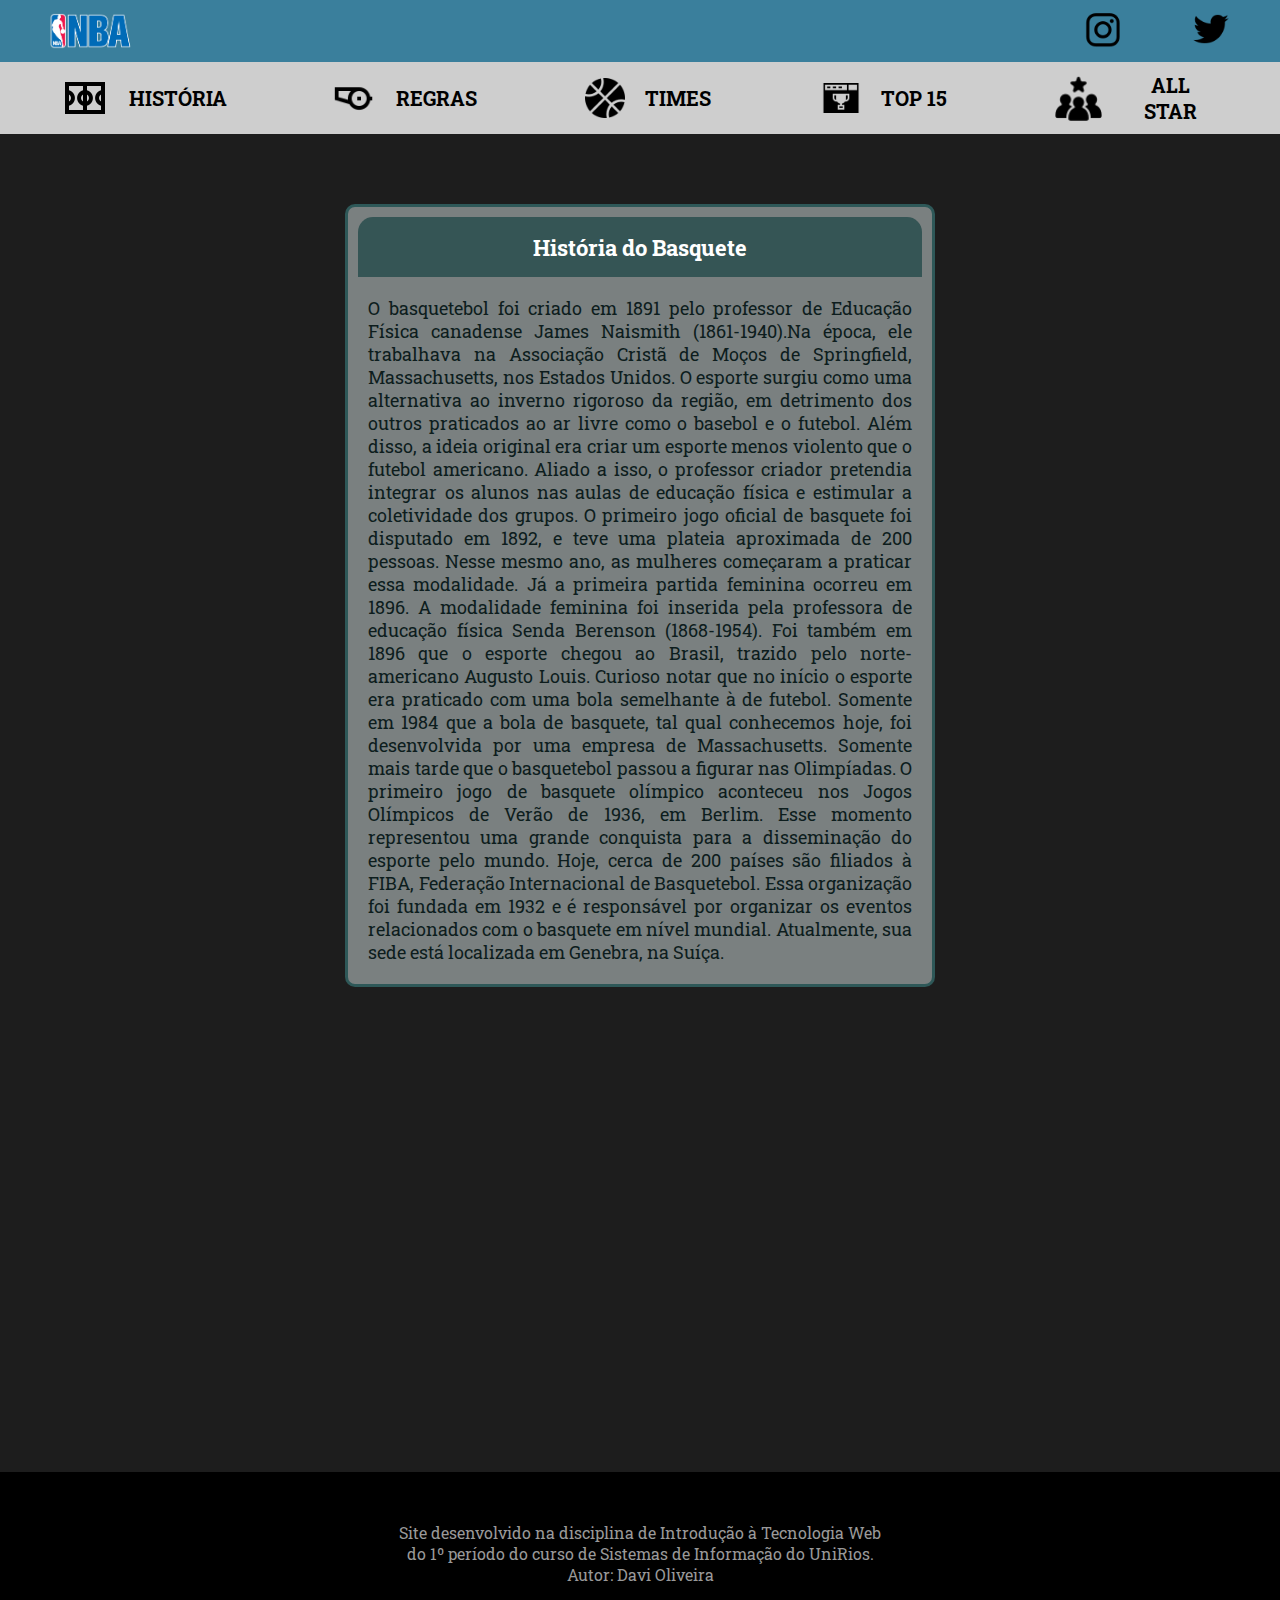
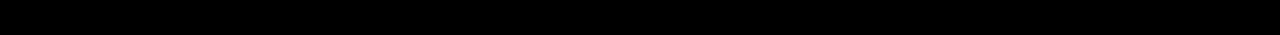
<file: index.html>
<!DOCTYPE html>
<html lang="en">

<head>
    <meta charset="UTF-8">
    <meta http-equiv="X-UA-Compatible" content="IE=edge">
    <meta name="viewport" content="width=device-width, initial-scale=1.0">
    <title>Top 15</title>
    <link rel="stylesheet" href="style.css">
</head>

<body>
    <main>
        <header class="nba-header">
            <div class="icon">
                <img src="./imagens/logo-nba.png" alt="icon-nba">
            </div>
            <div class="social-networks">
                <div class="icons">
                    <a href="https://www.instagram.com/nba/">
                        <img src="./icons/instagram-icon.png" alt="instagram-icon">
                    </a>
                </div>
                <div class="icons">
                    <a href="https://twitter.com/nba">
                        <img src="./icons/twitter-icon.png" alt="twitter-icon">
                    </a>
                </div>
            </div>
        </header>

        <header class="navbar">
            <div class="navbar-item">
                <a href="index.html">
                    <img src="./icons/court-icon.png" alt="court-icon">
                    <h2>história</h2>
                </a>
            </div>
            <div class="navbar-item">
                <a href="./paginas-internas/regras.html">
                    <img src="./icons/rules-icon.png" alt="whistle-icon">
                    <h2>regras</h2>
                </a>
            </div>
            <div class="navbar-item">
                <a href="./paginas-internas/times.html">
                    <img src="./icons/basketball-icon.png" alt="basketball-icon">
                    <h2>times</h2>
                </a>
            </div>
            <div class="navbar-item">
                <a href="./paginas-internas/top15.html">
                    <img src="./icons/players-icon.png" alt="ranking-icon">
                    <h2>top 15</h2>
                </a>
            </div>
            <div class="navbar-item">
                <a href="./paginas-internas/all-stars.html">
                    <img src="./icons/stars-icon.png" alt="star-players-icon">
                    <h2>all star</h2>
                </a>
            </div>
        </header>

        <section class="content">

            <div class="content-regras">
                <div class="box-par historia">
                    <div class="title-par title-historia">
                        <h3>História do Basquete</h3>
                    </div>
                    <p>O basquetebol foi criado em 1891 pelo professor de Educação Física canadense James Naismith
                        (1861-1940).Na época, ele trabalhava na Associação Cristã de Moços de Springfield,
                        Massachusetts, nos Estados Unidos. O esporte surgiu como uma alternativa ao inverno rigoroso da
                        região, em detrimento dos outros praticados ao ar livre como o basebol e o futebol.

                        Além disso, a ideia original era criar um esporte menos violento que o futebol americano. Aliado
                        a isso, o professor criador pretendia integrar os alunos nas aulas de educação física e
                        estimular a coletividade dos grupos.

                        O primeiro jogo oficial de basquete foi disputado em 1892, e teve uma plateia aproximada de 200
                        pessoas. Nesse mesmo ano, as mulheres começaram a praticar essa modalidade. Já a primeira
                        partida feminina ocorreu em 1896.

                        A modalidade feminina foi inserida pela professora de educação física Senda Berenson
                        (1868-1954). Foi também em 1896 que o esporte chegou ao Brasil, trazido pelo norte-americano
                        Augusto Louis.

                        Curioso notar que no início o esporte era praticado com uma bola semelhante à de futebol.
                        Somente em 1984 que a bola de basquete, tal qual conhecemos hoje, foi desenvolvida por uma
                        empresa de Massachusetts. Somente mais tarde que o basquetebol passou a figurar nas Olimpíadas.
                        O primeiro jogo de basquete olímpico aconteceu nos Jogos Olímpicos de Verão de 1936, em Berlim.

                        Esse momento representou uma grande conquista para a disseminação do esporte pelo mundo. Hoje,
                        cerca de 200 países são filiados à FIBA, Federação Internacional de Basquetebol.

                        Essa organização foi fundada em 1932 e é responsável por organizar os eventos relacionados com o
                        basquete em nível mundial. Atualmente, sua sede está localizada em Genebra, na Suíça.</p>
                </div>
            </div>

            <section id="videos">
                <div class="cont-video">
                    <iframe width="560" height="315" src="https://www.youtube.com/embed/T7_q5bwtLuU"
                        title="YouTube video player" frameborder="0"
                        allow="accelerometer; autoplay; clipboard-write; encrypted-media; gyroscope; picture-in-picture"
                        allowfullscreen></iframe>

                    <iframe width="560" height="315" src="https://www.youtube.com/embed/TrqpKTU8T8o"
                        title="YouTube video player" frameborder="0"
                        allow="accelerometer; autoplay; clipboard-write; encrypted-media; gyroscope; picture-in-picture"
                        allowfullscreen></iframe>

                </div>
            </section>
        </section>
    </main>

    <footer id="rodape">
        <div class="container-rodape">
            <span>Site desenvolvido na disciplina de Introdução à Tecnologia Web <br>
                do 1º período do curso de Sistemas de Informação do UniRios.
                <br> Autor: Davi Oliveira</span>
        </div>
    </footer>
</body>

</html>
</file>
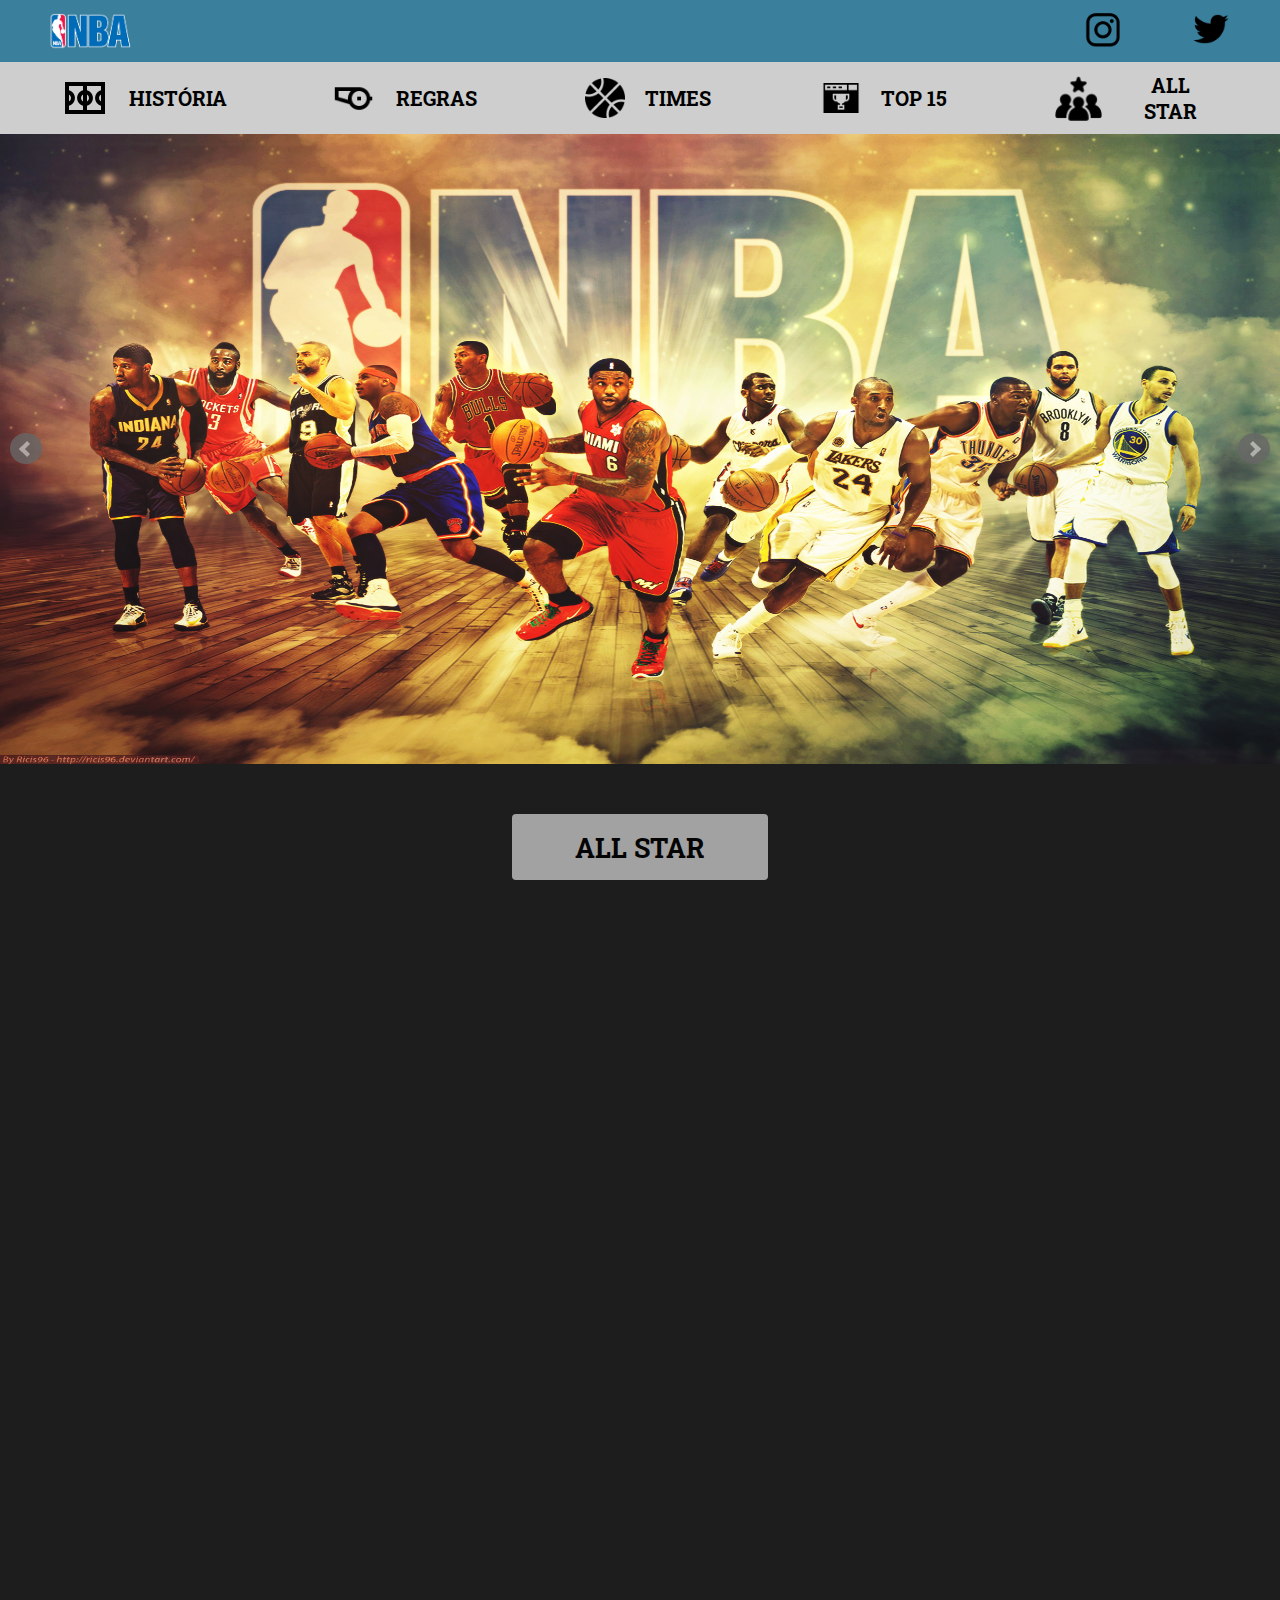
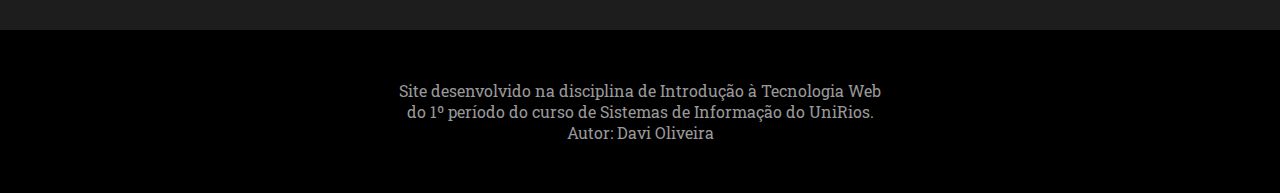
<file: paginas-internas/all-stars.html>
<!DOCTYPE html>
<html lang="en">

<head>
    <meta charset="UTF-8">
    <meta http-equiv="X-UA-Compatible" content="IE=edge">
    <meta name="viewport" content="width=device-width, initial-scale=1.0">
    <title>All Star</title>
    <link rel="stylesheet" href="../style.css">
    <link rel="stylesheet" href="../bxslider/jquery.bxslider.css">
    <script src="https://ajax.googleapis.com/ajax/libs/jquery/3.1.1/jquery.min.js"></script>
    <script src="../bxslider/jquery.bxslider.js"></script>
    <script>
        $(document).ready(function () {
            $('.slider').bxSlider({
                auto: true,
                controls: true,
                mode: "horizontal",
                pager: false,
            });
        });
    </script>
</head>

<body>
    <main>
        <header class="nba-header">
            <div class="icon">
                <img src="../imagens/logo-nba.png" alt="icon-nba">
            </div>
            <div class="social-networks">
                <div class="icons">
                    <a href="https://www.instagram.com/nba/">
                        <img src="../icons/instagram-icon.png" alt="instagram-icon">
                    </a>
                </div>
                <div class="icons">
                    <a href="https://twitter.com/nba">
                        <img src="../icons/twitter-icon.png" alt="twitter-icon">
                    </a>
                </div>
            </div>
        </header>

        <header class="navbar">
            <div class="navbar-item">
                <a href="../index.html">
                    <img src="../icons/court-icon.png" alt="court-icon">
                    <h2>história</h2>
                </a>
            </div>
            <div class="navbar-item">
                <a href="regras.html">
                    <img src="../icons/rules-icon.png" alt="whistle-icon">
                    <h2>regras</h2>
                </a>
            </div>
            <div class="navbar-item">
                <a href="times.html">
                    <img src="../icons/basketball-icon.png" alt="basketball-icon">
                    <h2>times</h2>
                </a>
            </div>
            <div class="navbar-item">
                <a href="top15.html">
                    <img src="../icons/players-icon.png" alt="ranking-icon">
                    <h2>top 15</h2>
                </a>
            </div>
            <div class="navbar-item">
                <a href="all-stars.html">
                    <img src="../icons/stars-icon.png" alt="star-players-icon">
                    <h2>all star</h2>
                </a>
            </div>
        </header>

        <div class="slider">
            <div><img src="../banner/banner1.jpg" alt="banner1"></div>
            <div><img src="../banner/banner2.jpg" alt="banner2"></div>
            <div><img src="../banner/banner3.jpg" alt="banner3"></div>
            <div><img src="../banner/banner4.jpg" alt="banner4"></div>
        </div>

        <section class="content">

            <div class="container-sub-title">
                <div class="sub-title">
                    <h2>All Star</h2>
                </div>
            </div>

            <section id="videos">
                <div class="container-videos">
                    <iframe width="560" height="315" src="https://www.youtube.com/embed/FrJerCarK94"
                        title="YouTube video player" frameborder="0"
                        allow="accelerometer; autoplay; clipboard-write; encrypted-media; gyroscope; picture-in-picture"
                        allowfullscreen></iframe>

                    <iframe width="560" height="315" src="https://www.youtube.com/embed/elBpGZMBUfw"
                        title="YouTube video player" frameborder="0"
                        allow="accelerometer; autoplay; clipboard-write; encrypted-media; gyroscope; picture-in-picture"
                        allowfullscreen></iframe>

                    <iframe width="560" height="315" src="https://www.youtube.com/embed/8835heTiSAk"
                        title="YouTube video player" frameborder="0"
                        allow="accelerometer; autoplay; clipboard-write; encrypted-media; gyroscope; picture-in-picture"
                        allowfullscreen></iframe>

                    <iframe width="560" height="315" src="https://www.youtube.com/embed/60_gAP3bX0c"
                        title="YouTube video player" frameborder="0"
                        allow="accelerometer; autoplay; clipboard-write; encrypted-media; gyroscope; picture-in-picture"
                        allowfullscreen></iframe>

                    <iframe width="560" height="315" src="https://www.youtube.com/embed/VY91zRGzdv8"
                        title="YouTube video player" frameborder="0"
                        allow="accelerometer; autoplay; clipboard-write; encrypted-media; gyroscope; picture-in-picture"
                        allowfullscreen></iframe>

                    <iframe width="560" height="315" src="https://www.youtube.com/embed/H1JcEsFU07s"
                        title="YouTube video player" frameborder="0"
                        allow="accelerometer; autoplay; clipboard-write; encrypted-media; gyroscope; picture-in-picture"
                        allowfullscreen></iframe>
                </div>
            </section>
        </section>
    </main>
    <footer id="rodape">
        <div class="container-rodape">
            <span>Site desenvolvido na disciplina de Introdução à Tecnologia Web <br>
                do 1º período do curso de Sistemas de Informação do UniRios.
                <br> Autor: Davi Oliveira</span>
        </div>
    </footer>
</body>

</html>
</file>
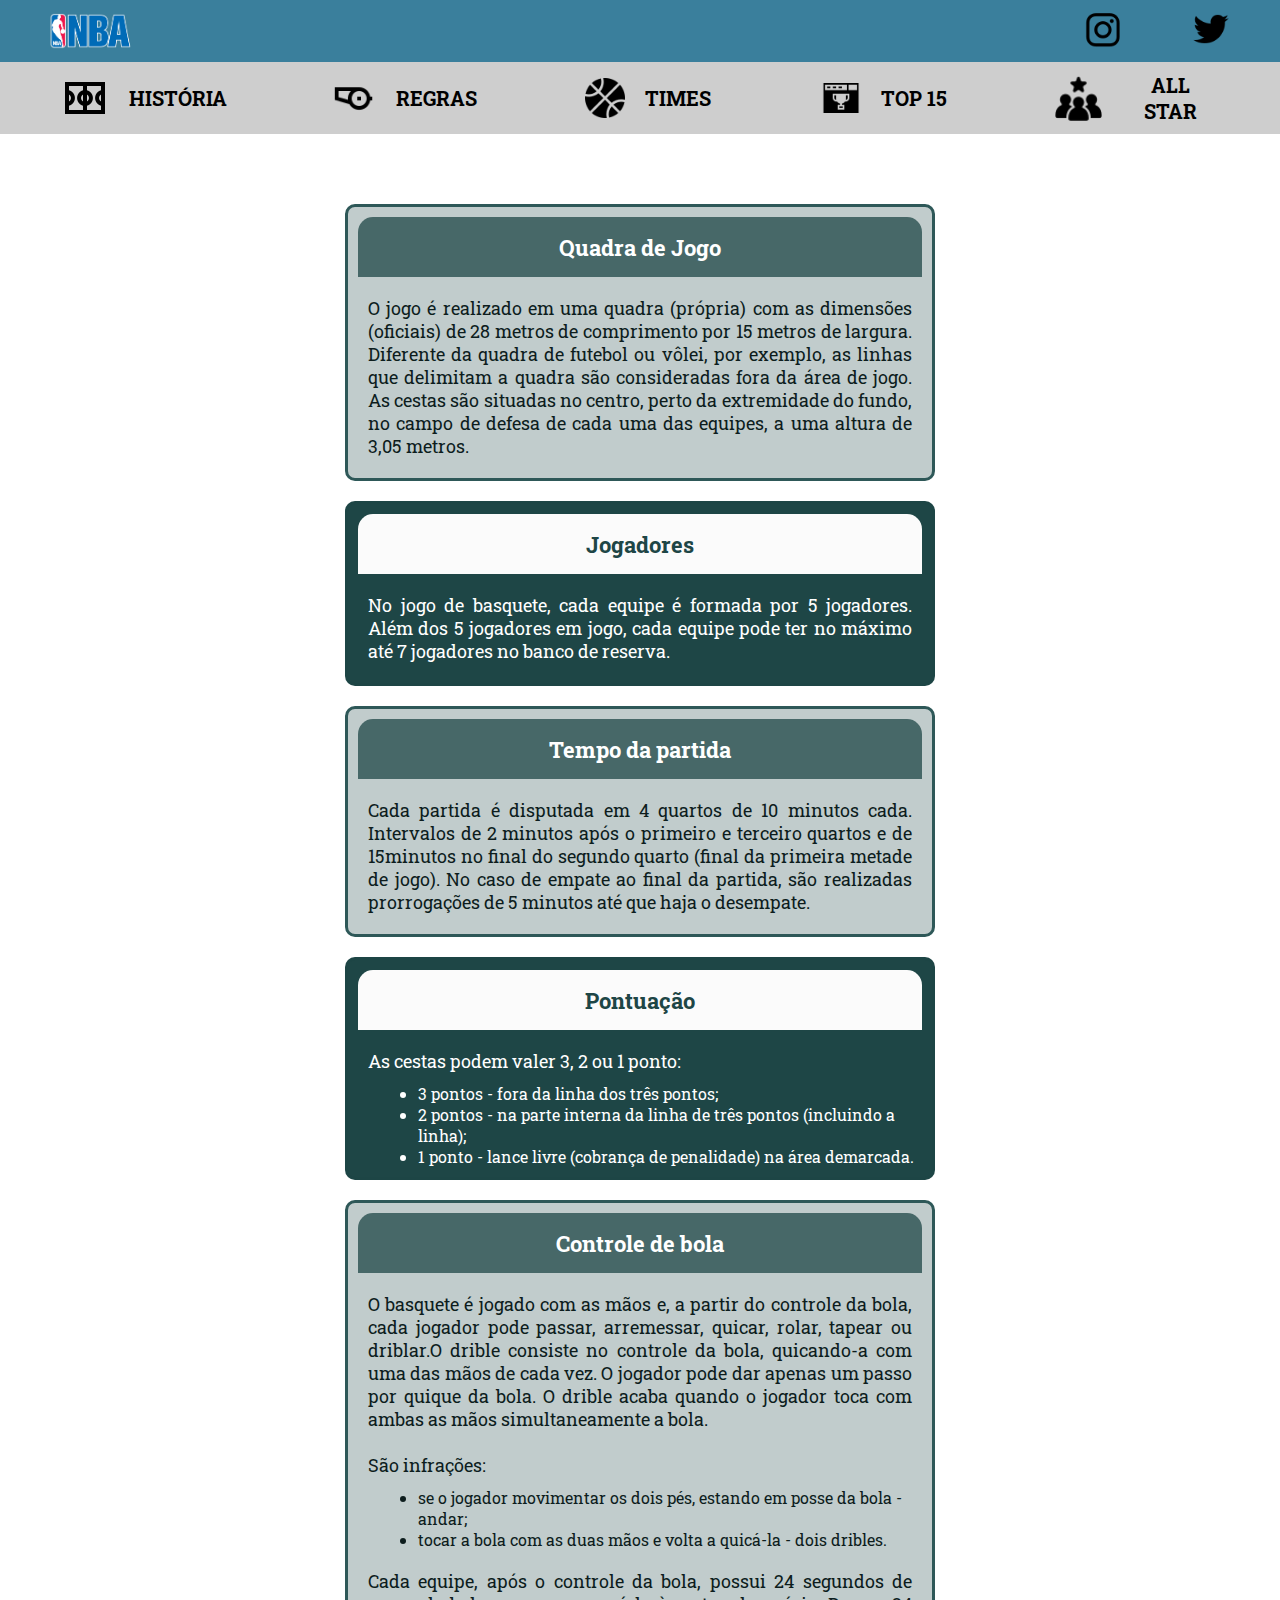
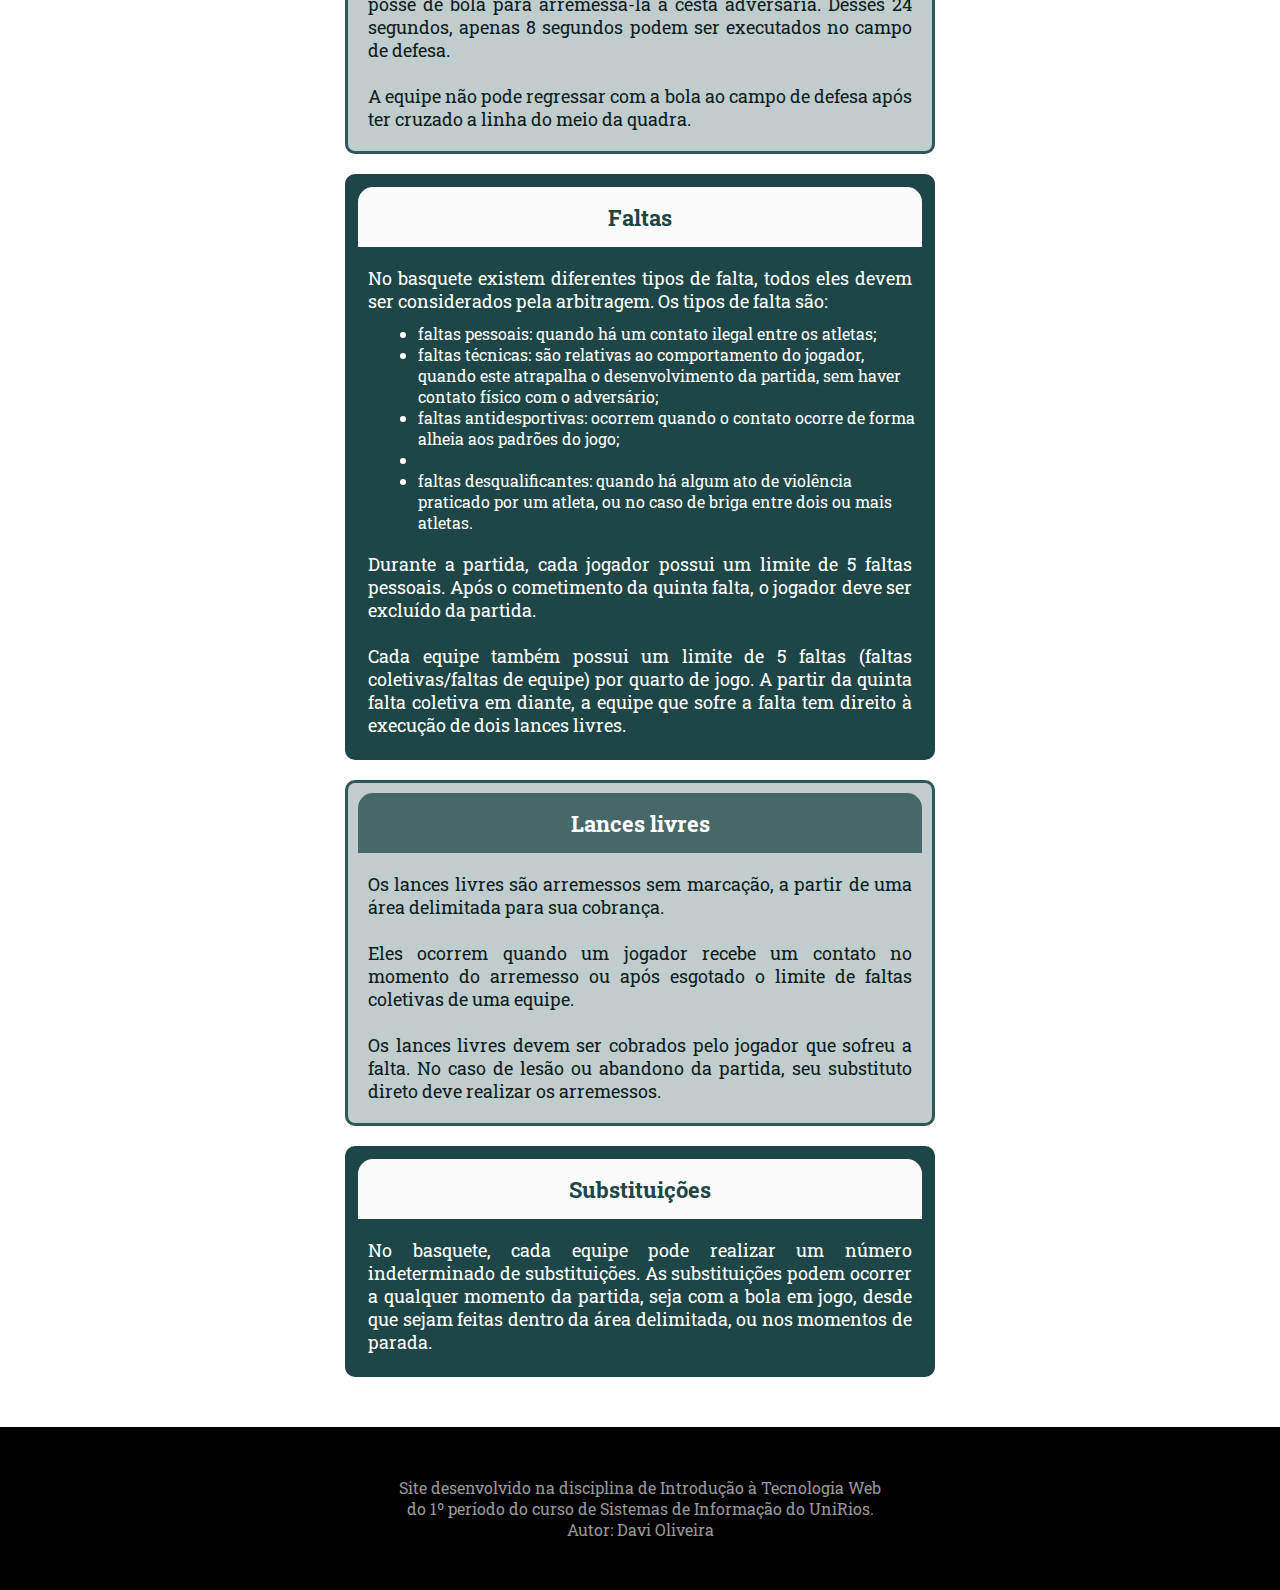
<file: paginas-internas/regras.html>
<!DOCTYPE html>
<html lang="en">

<head>
    <meta charset="UTF-8">
    <meta http-equiv="X-UA-Compatible" content="IE=edge">
    <meta name="viewport" content="width=device-width, initial-scale=1.0">
    <title>Regras</title>
    <link rel="stylesheet" href="../style.css">
</head>

<body>
    <main>
        <header class="nba-header">
            <div class="icon">
                <img src="../imagens/logo-nba.png" alt="icon-nba">
            </div>
            <div class="social-networks">
                <div class="icons">
                    <a href="https://www.instagram.com/nba/">
                        <img src="../icons/instagram-icon.png" alt="instagram-icon">
                    </a>
                </div>
                <div class="icons">
                    <a href="https://twitter.com/nba">
                        <img src="../icons/twitter-icon.png" alt="twitter-icon">
                    </a>
                </div>
            </div>
        </header>

        <header class="navbar">
            <div class="navbar-item">
                <a href="../index.html">
                    <img src="../icons/court-icon.png" alt="court-icon">
                    <h2>história</h2>
                </a>
            </div>
            <div class="navbar-item">
                <a href="regras.html">
                    <img src="../icons/rules-icon.png" alt="whistle-icon">
                    <h2>regras</h2>
                </a>
            </div>
            <div class="navbar-item">
                <a href="times.html">
                    <img src="../icons/basketball-icon.png" alt="basketball-icon">
                    <h2>times</h2>
                </a>
            </div>
            <div class="navbar-item">
                <a href="top15.html">
                    <img src="../icons/players-icon.png" alt="ranking-icon">
                    <h2>top 15</h2>
                </a>
            </div>
            <div class="navbar-item">
                <a href="all-stars.html">
                    <img src="../icons/stars-icon.png" alt="star-players-icon">
                    <h2>all star</h2>
                </a>
            </div>
        </header>

        <section class="content-regras">
            <div class="box-par">
                <div class="title-par">
                    <h3>Quadra de Jogo</h3>
                </div>
                <p>O jogo é realizado em uma quadra (própria) com as dimensões (oficiais) de 28 metros de comprimento
                    por 15 metros de largura. Diferente da quadra de futebol ou vôlei, por exemplo, as linhas que
                    delimitam a quadra são consideradas fora da área de jogo. As cestas são situadas no centro, perto da
                    extremidade do fundo, no campo de defesa de cada uma das equipes, a uma altura de 3,05 metros.</p>
            </div>

            <div class="box-impar">
                <div class="title-impar">
                    <h3>Jogadores</h3>
                </div>
                <p>No jogo de basquete, cada equipe é formada por 5 jogadores. Além dos 5 jogadores em jogo, cada equipe
                    pode ter no máximo até 7 jogadores no banco de reserva.</p>
            </div>

            <div class="box-par">
                <div class="title-par">
                    <h3>Tempo da partida</h3>
                </div>
                <p>Cada partida é disputada em 4 quartos de 10 minutos cada. Intervalos de 2 minutos após o primeiro e
                    terceiro quartos e de 15minutos no final do segundo quarto (final da primeira metade de jogo). No
                    caso de empate ao final da partida, são realizadas prorrogações de 5 minutos até que haja o
                    desempate.</p>
            </div>

            <div class="box-impar">
                <div class="title-impar">
                    <h3>Pontuação</h3>
                </div>
                <p>As cestas podem valer 3, 2 ou 1 ponto:</p>
                <ul>
                    <li>3 pontos - fora da linha dos três pontos;</li>
                    <li>2 pontos - na parte interna da linha de três pontos (incluindo a linha);</li>
                    <li>1 ponto - lance livre (cobrança de penalidade) na área demarcada.</li>
                </ul>
            </div>


            <div class="box-par">
                <div class="title-par">
                    <h3>Controle de bola</h3>
                </div>
                <p>O basquete é jogado com as mãos e, a partir do controle da bola, cada jogador pode passar,
                    arremessar, quicar, rolar, tapear ou driblar.O drible consiste no controle da bola, quicando-a com
                    uma das mãos de cada vez. O jogador pode dar apenas um passo por quique da bola. O drible acaba
                    quando o jogador toca com ambas as mãos simultaneamente a bola. <br> </br>São infrações:</p>
                <ul>
                    <li>se o jogador movimentar os dois pés, estando em posse da bola - andar;</li>
                    <li>tocar a bola com as duas mãos e volta a quicá-la - dois dribles.</li>
                </ul>
                <p>
                    Cada equipe, após o controle da bola, possui 24 segundos de posse de bola para arremessá-la à cesta
                    adversária. Desses 24 segundos, apenas 8 segundos podem ser executados no campo de defesa.<br> </br>
                    A equipe não pode regressar com a bola ao campo de defesa após ter cruzado a linha do meio da
                    quadra.
                </p>
            </div>

            <div class="box-impar">
                <div class="title-impar">
                    <h3>Faltas</h3>
                </div>
                <p>No basquete existem diferentes tipos de falta, todos eles devem ser considerados pela arbitragem. Os
                    tipos de falta são:</p>
                <ul>
                    <li>faltas pessoais: quando há um contato ilegal entre os atletas;</li>
                    <li>faltas técnicas: são relativas ao comportamento do jogador, quando este atrapalha o
                        desenvolvimento da partida, sem haver contato físico com o adversário;</li>
                    <li>faltas antidesportivas: ocorrem quando o contato ocorre de forma alheia aos padrões do jogo;
                    <li>
                    <li>faltas desqualificantes: quando há algum ato de violência praticado por um atleta, ou no caso de
                        briga entre dois ou mais atletas.</li>
                </ul>
                <p>
                    Durante a partida, cada jogador possui um limite de 5 faltas pessoais. Após o cometimento da quinta
                    falta, o jogador deve ser excluído da partida.
                    <br> </br>
                    Cada equipe também possui um limite de 5 faltas (faltas coletivas/faltas de equipe) por quarto de
                    jogo. A partir da quinta falta coletiva em diante, a equipe que sofre a falta tem direito à execução
                    de dois lances livres.
                </p>
            </div>

            <div class="box-par">
                <div class="title-par">
                    <h3>Lances livres</h3>
                </div>
                <p>
                    Os lances livres são arremessos sem marcação, a partir de uma área delimitada para sua cobrança.
                    <br> </br>
                    Eles ocorrem quando um jogador recebe um contato no momento do arremesso ou após esgotado o limite
                    de faltas coletivas de uma equipe.
                    <br> </br>
                    Os lances livres devem ser cobrados pelo jogador que sofreu a falta. No caso de lesão ou abandono da
                    partida, seu substituto direto deve realizar os arremessos.
                </p>
            </div>

            <div class="box-impar">
                <div class="title-impar">
                    <h3>Substituições</h3>
                </div>
                <p>
                    No basquete, cada equipe pode realizar um número indeterminado de substituições. As substituições
                    podem ocorrer a qualquer momento da partida, seja com a bola em jogo, desde que sejam feitas dentro
                    da área delimitada, ou nos momentos de parada.
                </p>
            </div>
        </section>
    </main>
    <footer id="rodape">
        <div class="container-rodape">
            <span>Site desenvolvido na disciplina de Introdução à Tecnologia Web <br>
                do 1º período do curso de Sistemas de Informação do UniRios.
                <br> Autor: Davi Oliveira</span>
        </div>
    </footer>
</body>

</html>
</file>
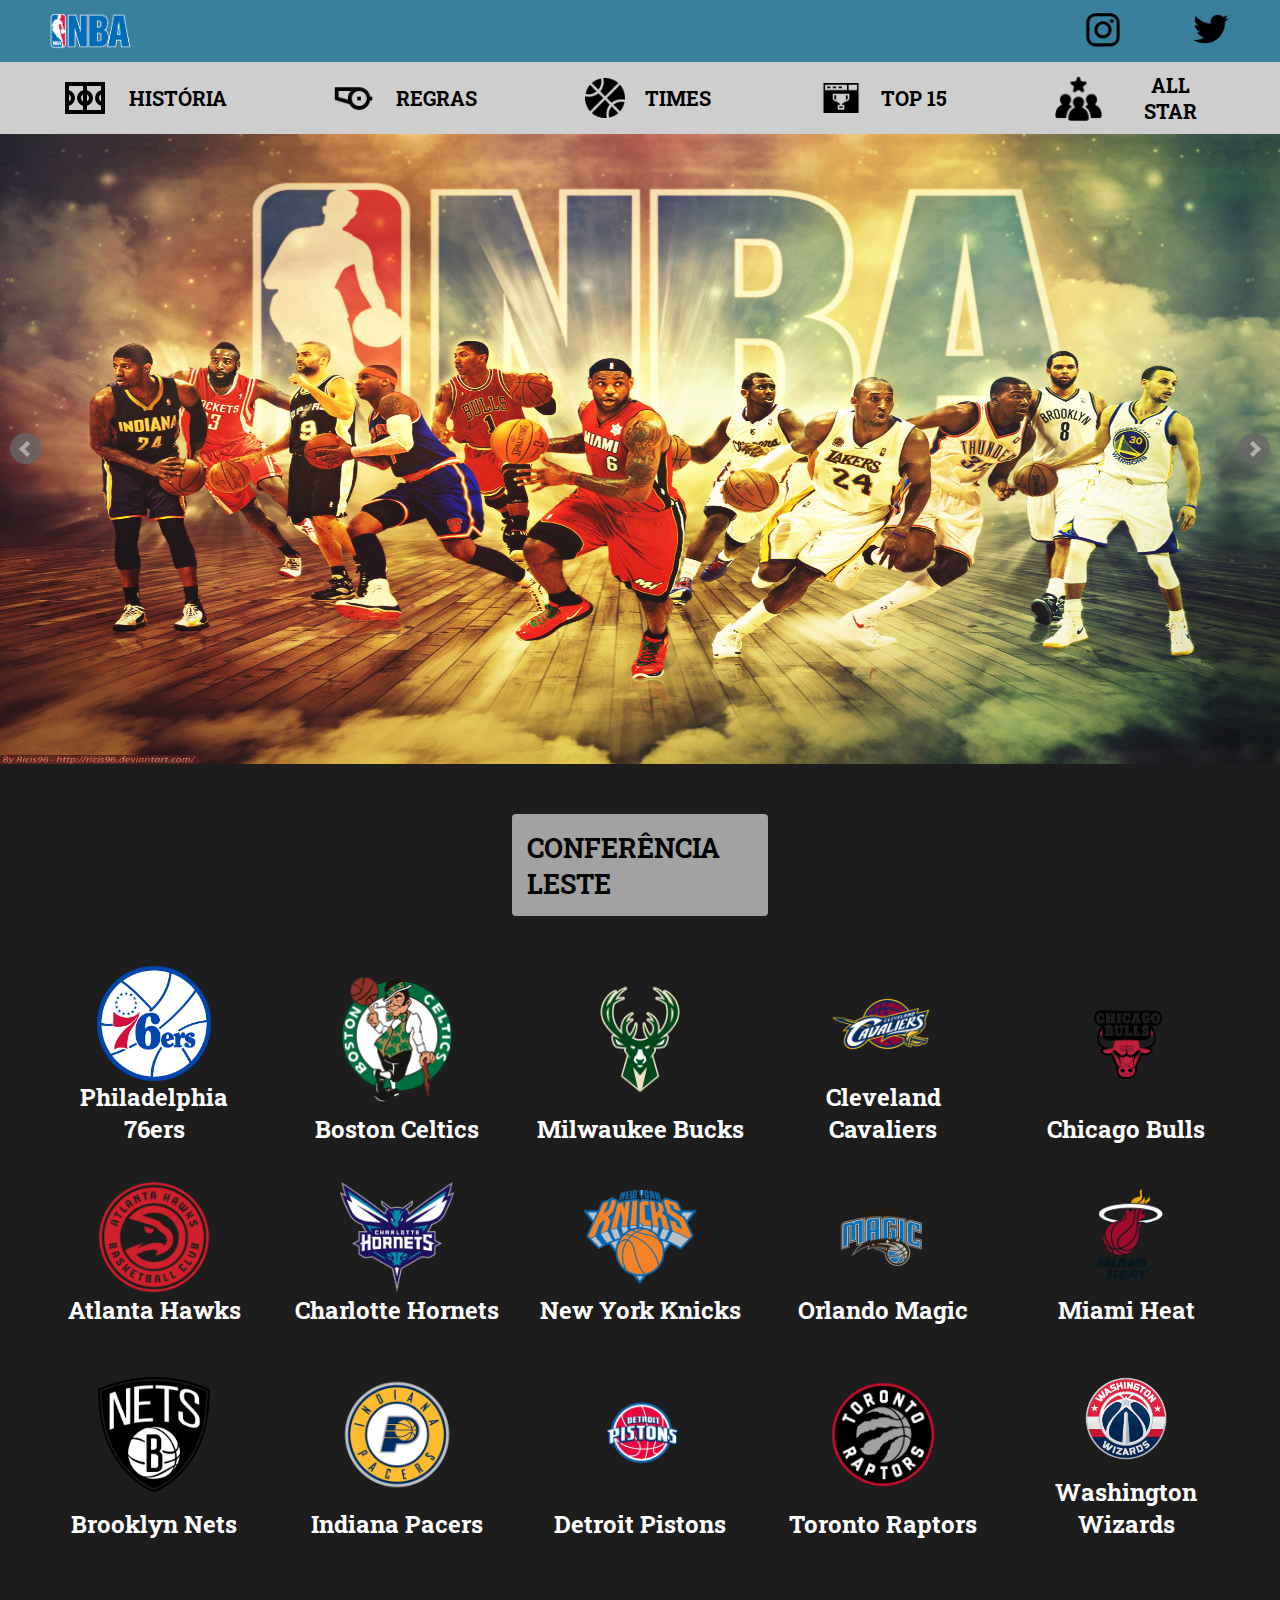
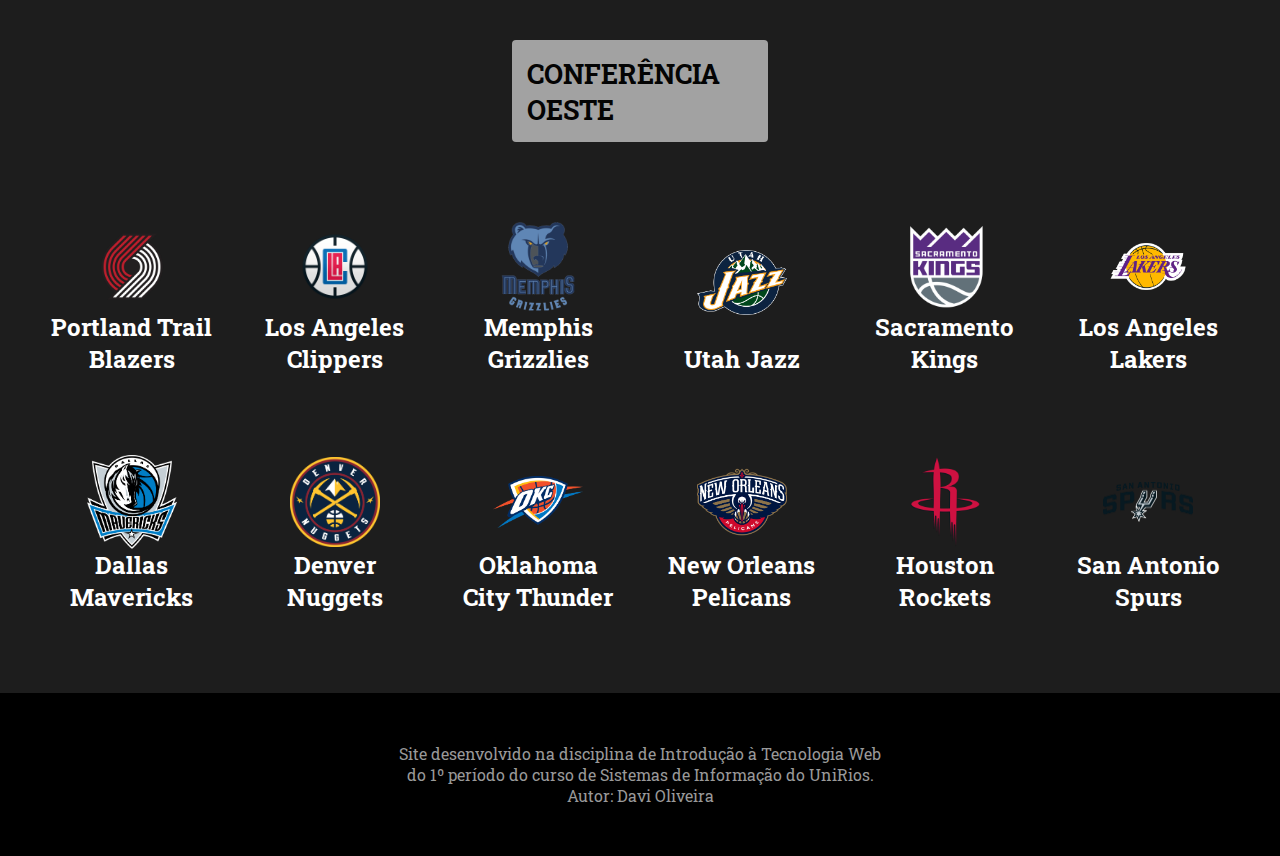
<file: paginas-internas/times.html>
<!DOCTYPE html>
<html lang="en">

<head>
    <meta charset="UTF-8">
    <meta http-equiv="X-UA-Compatible" content="IE=edge">
    <meta name="viewport" content="width=device-width, initial-scale=1.0">
    <title>NBA</title>
    <link rel="stylesheet" href="../style.css">
    <link rel="stylesheet" href="../bxslider/jquery.bxslider.css">
    <script src="https://ajax.googleapis.com/ajax/libs/jquery/3.1.1/jquery.min.js"></script>
    <script src="../bxslider/jquery.bxslider.js"></script>
    <script>
        $(document).ready(function () {
            $('.slider').bxSlider({
                auto: true,
                controls: true,
                mode: "horizontal",
                pager: false,
            });
        });
    </script>
</head>

<body>
    <main>
        <header class="nba-header">
            <div class="icon">
                <img src="../imagens/logo-nba.png" alt="icon-nba">
            </div>
            <div class="social-networks">
                <div class="icons">
                    <a href="https://www.instagram.com/nba/">
                        <img src="../icons/instagram-icon.png" alt="instagram-icon">
                    </a>
                </div>
                <div class="icons">
                    <a href="https://twitter.com/nba">
                        <img src="../icons/twitter-icon.png" alt="twitter-icon">
                    </a>
                </div>
            </div>
        </header>

        <header class="navbar">
            <div class="navbar-item">
                <a href="../index.html">
                    <img src="../icons/court-icon.png" alt="court-icon">
                    <h2>história</h2>
                </a>
            </div>
            <div class="navbar-item">
                <a href="regras.html">
                    <img src="../icons/rules-icon.png" alt="whistle-icon">
                    <h2>regras</h2>
                </a>
            </div>
            <div class="navbar-item">
                <a href="times.html">
                    <img src="../icons/basketball-icon.png" alt="basketball-icon">
                    <h2>times</h2>
                </a>
            </div>
            <div class="navbar-item">
                <a href="top15.html">
                    <img src="../icons/players-icon.png" alt="ranking-icon">
                    <h2>top 15</h2>
                </a>
            </div>
            <div class="navbar-item">
                <a href="all-stars.html">
                    <img src="../icons/stars-icon.png" alt="star-players-icon">
                    <h2>all star</h2>
                </a>
            </div>
        </header>

        <div class="slider">
            <div><img src="../banner/banner1.jpg" alt="banner1"></div>
            <div><img src="../banner/banner2.jpg" alt="banner2"></div>
            <div><img src="../banner/banner3.jpg" alt="banner3"></div>
            <div><img src="../banner/banner4.jpg" alt="banner4"></div>
        </div>

        <section class="content">

            <div class="container-sub-title">
                <div class="sub-title">
                    <h2>Conferência Leste</h2>
                </div>
            </div>


            <div class="teams">
                <div class="team 76ers">
                    <div class="team-logo">
                        <img src="../imagens/conferencia-leste/76ers.png" alt="76ers">
                    </div>
                    <h2>Philadelphia 76ers</h2>
                </div>

                <div class="team celtics">
                    <div class="team-logo">
                        <img src="../imagens/conferencia-leste/boston_celtics.png" alt="boston celtics">
                    </div>
                    <h2>Boston Celtics</h2>
                </div>

                <div class="team bucks">
                    <div class="team-logo">
                        <img src="../imagens/conferencia-leste/bucks.png" alt="milwaukee bucks">
                    </div>
                    <h2>Milwaukee Bucks</h2>
                </div>

                <div class="team cavaliers">
                    <div class="team-logo">
                        <img src="../imagens/conferencia-leste/cavaliers.png" alt="cavaliers">
                    </div>
                    <h2>Cleveland Cavaliers</h2>
                </div>

                <div class="team chicago">
                    <div class="team-logo">
                        <img src="../imagens/conferencia-leste/chicago_bulls.png" alt="chicago bulls">
                    </div>
                    <h2>Chicago Bulls</h2>
                </div>

                <div class="team hawks">
                    <div class="team-logo">
                        <img src="../imagens/conferencia-leste/hawks.png" alt="atlanta hawks">
                    </div>
                    <h2>Atlanta Hawks</h2>
                </div>

                <div class="team hornets">
                    <div class="team-logo">
                        <img src="../imagens/conferencia-leste/hornets.png" alt="charlotte hornets">
                    </div>
                    <h2>Charlotte Hornets</h2>
                </div>

                <div class="team knicks">
                    <div class="team-logo">
                        <img src="../imagens/conferencia-leste/knicks.png" alt="new york knicks">
                    </div>
                    <h2>New York Knicks</h2>
                </div>

                <div class="team magic">
                    <div class="team-logo">
                        <img src="../imagens/conferencia-leste/magic.png" alt="orlando magic">
                    </div>
                    <h2>Orlando Magic</h2>
                </div>

                <div class="team heat">
                    <div class="team-logo">
                        <img src="../imagens/conferencia-leste/miami_heat.png" alt="miami heat">
                    </div>
                    <h2>Miami Heat</h2>
                </div>

                <div class="team nets">
                    <div class="team-logo">
                        <img src="../imagens/conferencia-leste/nets.png" alt="brookly nets">
                    </div>
                    <h2>Brooklyn Nets</h2>
                </div>

                <div class="team pacers">
                    <div class="team-logo">
                        <img src="../imagens/conferencia-leste/pacers.png" alt="indiana pacers">
                    </div>
                    <h2>Indiana Pacers</h2>
                </div>

                <div class="team pistons">
                    <div class="team-logo">
                        <img src="../imagens/conferencia-leste/pistons.png" alt="detroit pistons">
                    </div>
                    <h2>Detroit Pistons</h2>
                </div>

                <div class="team raptors">
                    <div class="team-logo">
                        <img src="../imagens/conferencia-leste/raptors.png" alt="toronto raptors">
                    </div>
                    <h2>Toronto Raptors</h2>
                </div>

                <div class="team wizards">
                    <div class="team-logo">
                        <img src="../imagens/conferencia-leste/wizards.png" alt="Washington Wizards">
                    </div>
                    <h2>Washington Wizards</h2>
                </div>
            </div>

            <section class="content">

                <div class="container-sub-title">
                    <div class="sub-title">
                        <h2>Conferência Oeste</h2>
                    </div>
                </div>

                <div class="teams-oeste">
                    <div class="team blazers">
                        <div class="team-logo">
                            <img src="../imagens/conferencia-oeste/blazers.png" alt="portland trail blazers">
                        </div>
                        <h2>Portland Trail Blazers</h2>
                    </div>

                    <div class="team clippers">
                        <div class="team-logo">
                            <img src="../imagens/conferencia-oeste/clippers.png" alt="los angeles clippers">
                        </div>
                        <h2>Los Angeles Clippers</h2>
                    </div>

                    <div class="team grizzlies">
                        <div class="team-logo">
                            <img src="../imagens/conferencia-oeste/grizzlies.png" alt="memphis grizzlies">
                        </div>
                        <h2>Memphis Grizzlies</h2>
                    </div>

                    <div class="team jazz">
                        <div class="team-logo">
                            <img src="../imagens/conferencia-oeste/jazz.png" alt="utah jazz">
                        </div>
                        <h2>Utah Jazz</h2>
                    </div>

                    <div class="team kings">
                        <div class="team-logo">
                            <img src="../imagens/conferencia-oeste/kings.png" alt="sacramento kings">
                        </div>
                        <h2>Sacramento Kings</h2>
                    </div>

                    <div class="team lakers">
                        <div class="team-logo">
                            <img src="../imagens/conferencia-oeste/lakers.png" alt="los angeles lakers">
                        </div>
                        <h2>Los Angeles Lakers</h2>
                    </div>

                    <div class="team mavericks">
                        <div class="team-logo">
                            <img src="../imagens/conferencia-oeste/mavericks.png" alt="dallas mavericks">
                        </div>
                        <h2>Dallas Mavericks</h2>
                    </div>

                    <div class="team nuggets">
                        <div class="team-logo">
                            <img src="../imagens/conferencia-oeste/nuggets.png" alt="denver nuggets">
                        </div>
                        <h2>Denver Nuggets</h2>
                    </div>

                    <div class="team okc">
                        <div class="team-logo">
                            <img src="../imagens/conferencia-oeste/okc.png" alt="oklahoma city thunder">
                        </div>
                        <h2>Oklahoma City Thunder</h2>
                    </div>

                    <div class="team pelicans">
                        <div class="team-logo">
                            <img src="../imagens/conferencia-oeste/pelicans.png" alt="new orleans pelicas">
                        </div>
                        <h2>New Orleans Pelicans</h2>
                    </div>

                    <div class="team rockets">
                        <div class="team-logo">
                            <img src="../imagens/conferencia-oeste/rockets.png" alt="houston rockets">
                        </div>
                        <h2>Houston Rockets</h2>
                    </div>

                    <div class="team spurs">
                        <div class="team-logo">
                            <img src="../imagens/conferencia-oeste/spurs.png" alt="san antonio spurs">
                        </div>
                        <h2>San Antonio Spurs</h2>
                    </div>

                </div>
            </section>
    </main>
    <footer id="rodape">
        <div class="container-rodape">
            <span>Site desenvolvido na disciplina de Introdução à Tecnologia Web <br>
                do 1º período do curso de Sistemas de Informação do UniRios.
                <br> Autor: Davi Oliveira</span>
        </div>
    </footer>
</body>

</html>
</file>
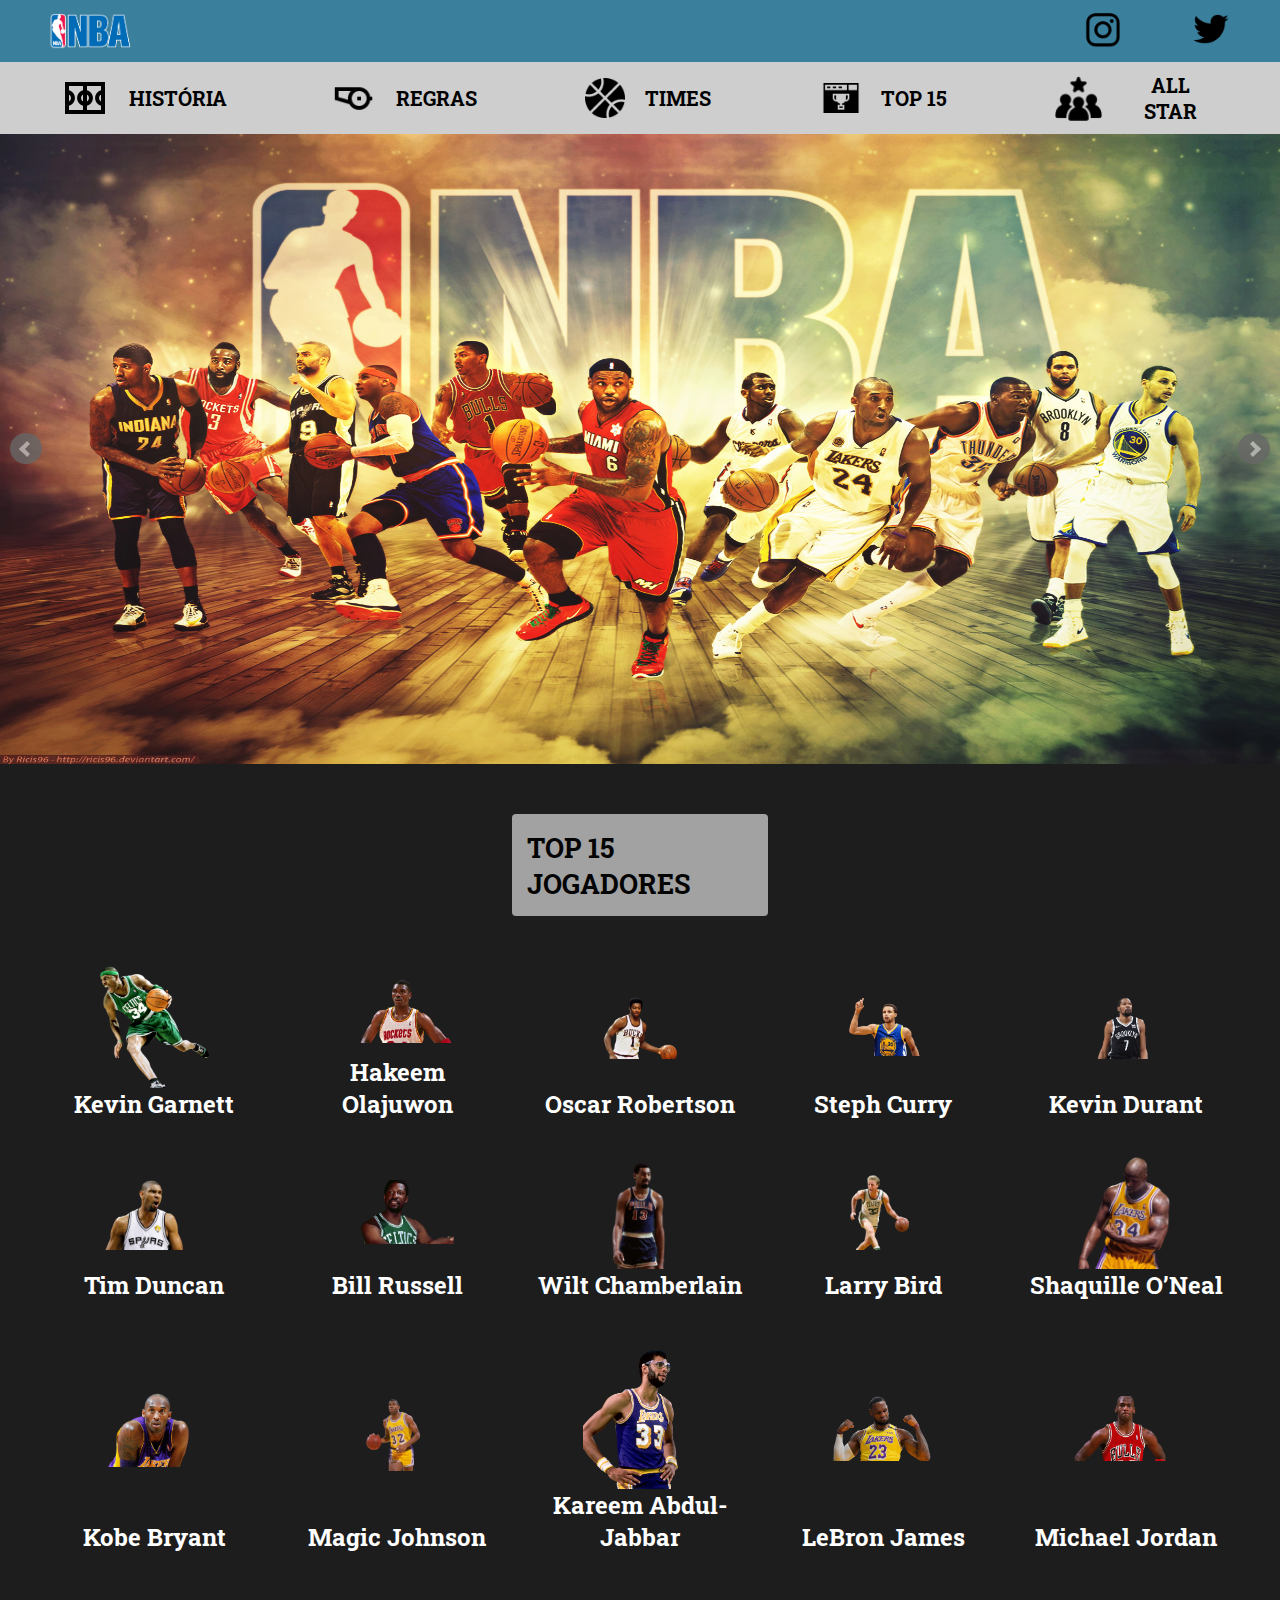
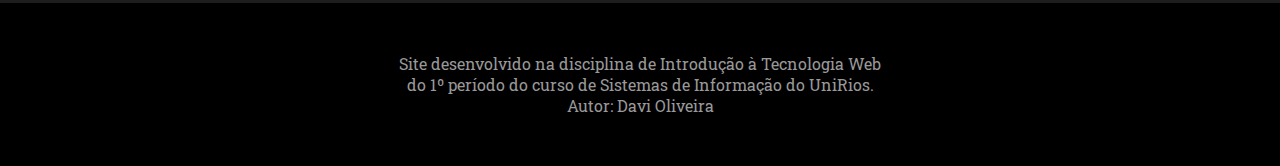
<file: paginas-internas/top15.html>
<!DOCTYPE html>
<html lang="en">

<head>
    <meta charset="UTF-8">
    <meta http-equiv="X-UA-Compatible" content="IE=edge">
    <meta name="viewport" content="width=device-width, initial-scale=1.0">
    <title>Top 15</title>
    <link rel="stylesheet" href="../style.css">
    <link rel="stylesheet" href="../bxslider/jquery.bxslider.css">
    <script src="https://ajax.googleapis.com/ajax/libs/jquery/3.1.1/jquery.min.js"></script>
    <script src="../bxslider/jquery.bxslider.js"></script>
    <script>
        $(document).ready(function () {
            $('.slider').bxSlider({
                auto: true,
                controls: true,
                mode: "horizontal",
                pager: false,
            });
        });
    </script>
</head>

<body>
    <main>
        <header class="nba-header">
            <div class="icon">
                <img src="../imagens/logo-nba.png" alt="icon-nba">
            </div>
            <div class="social-networks">
                <div class="icons">
                    <a href="https://www.instagram.com/nba/">
                        <img src="../icons/instagram-icon.png" alt="instagram-icon">
                    </a>
                </div>
                <div class="icons">
                    <a href="https://twitter.com/nba">
                        <img src="../icons/twitter-icon.png" alt="twitter-icon">
                    </a>
                </div>
            </div>
        </header>

        <header class="navbar">
            <div class="navbar-item">
                <a href="../index.html">
                    <img src="../icons/court-icon.png" alt="court-icon">
                    <h2>história</h2>
                </a>
            </div>
            <div class="navbar-item">
                <a href="regras.html">
                    <img src="../icons/rules-icon.png" alt="whistle-icon">
                    <h2>regras</h2>
                </a>
            </div>
            <div class="navbar-item">
                <a href="times.html">
                    <img src="../icons/basketball-icon.png" alt="basketball-icon">
                    <h2>times</h2>
                </a>
            </div>
            <div class="navbar-item">
                <a href="top15.html">
                    <img src="../icons/players-icon.png" alt="ranking-icon">
                    <h2>top 15</h2>
                </a>
            </div>
            <div class="navbar-item">
                <a href="all-stars.html">
                    <img src="../icons/stars-icon.png" alt="star-players-icon">
                    <h2>all star</h2>
                </a>
            </div>
        </header>

        <div class="slider">
            <div><img src="../banner/banner1.jpg" alt="banner1"></div>
            <div><img src="../banner/banner2.jpg" alt="banner2"></div>
            <div><img src="../banner/banner3.jpg" alt="banner3"></div>
            <div><img src="../banner/banner4.jpg" alt="banner4"></div>
        </div>

        <section class="content">

            <div class="container-sub-title">
                <div class="sub-title">
                    <h2>Top 15 Jogadores</h2>
                </div>
            </div>

            <div class="teams">
                <div class="team">
                    <div class="team-logo">
                        <img src="../imagens/players_top20/15.png" alt="Kevin Garnett">
                    </div>
                    <h2>Kevin Garnett</h2>
                </div>

                <div class="team">
                    <div class="team-logo">
                        <img src="../imagens/players_top20/14.png" alt="Hakeem Olajuwon">
                    </div>
                    <h2>Hakeem Olajuwon</h2>
                </div>

                <div class="team ">
                    <div class="team-logo">
                        <img src="../imagens/players_top20/13.png" alt="Oscar Robertson">
                    </div>
                    <h2>Oscar Robertson</h2>
                </div>

                <div class="team ">
                    <div class="team-logo">
                        <img src="../imagens/players_top20/12.png" alt="Steph Curry">
                    </div>
                    <h2>Steph Curry</h2>
                </div>

                <div class="team ">
                    <div class="team-logo">
                        <img src="../imagens/players_top20/11.png" alt="Kevin Durant">
                    </div>
                    <h2>Kevin Durant</h2>
                </div>

                <div class="team ">
                    <div class="team-logo">
                        <img src="../imagens/players_top20/10.png" alt="Tim Duncan">
                    </div>
                    <h2>Tim Duncan</h2>
                </div>

                <div class="team">
                    <div class="team-logo">
                        <img src="../imagens/players_top20/9.png" alt="Bill Russell">
                    </div>
                    <h2>Bill Russell</h2>
                </div>

                <div class="team">
                    <div class="team-logo">
                        <img src="../imagens/players_top20/8.png" alt=" Wilt Chamberlain">
                    </div>
                    <h2> Wilt Chamberlain</h2>
                </div>

                <div class="team">
                    <div class="team-logo">
                        <img src="../imagens/players_top20/7.png" alt="Larry Bird">
                    </div>
                    <h2>Larry Bird</h2>
                </div>

                <div class="team">
                    <div class="team-logo">
                        <img src="../imagens/players_top20/6.png" alt="Shaquille O’Neal">
                    </div>
                    <h2>Shaquille O’Neal</h2>
                </div>

                <div class="team">
                    <div class="team-logo">
                        <img src="../imagens/players_top20/5.png" alt="Kobe Bryant">
                    </div>
                    <h2>Kobe Bryant</h2>
                </div>

                <div class="team">
                    <div class="team-logo">
                        <img src="../imagens/players_top20/4.png" alt="Magic Johnson">
                    </div>
                    <h2>Magic Johnson</h2>
                </div>

                <div class="team">
                    <div class="team-logo">
                        <img src="../imagens/players_top20/3.png" alt="Kareem Abdul-Jabbar">
                    </div>
                    <h2>Kareem Abdul-Jabbar</h2>
                </div>

                <div class="team">
                    <div class="team-logo">
                        <img src="../imagens/players_top20/2.png" alt="LeBron James">
                    </div>
                    <h2>LeBron James</h2>
                </div>

                <div class="team">
                    <div class="team-logo">
                        <img src="../imagens/players_top20/1.png" alt="Michael Jordan">
                    </div>
                    <h2>Michael Jordan</h2>
                </div>
            </div>
        </section>
    </main>
    <footer id="rodape">
        <div class="container-rodape">
            <span>Site desenvolvido na disciplina de Introdução à Tecnologia Web <br>
                do 1º período do curso de Sistemas de Informação do UniRios.
                <br> Autor: Davi Oliveira</span>
        </div>
    </footer>
</body>

</html>
</file>
<file: style.css>
@import url('https://fonts.googleapis.com/css2?family=Karla:wght@400;700&family=Noto+Sans&family=Roboto+Slab:wght@300;400;600&display=swap');

* {
    padding: 0px;
    margin: 0px;
    box-sizing: border-box;
    font-family: Roboto Slab;
}

/* INÍCIO HEADER */

header {
    width: 100%;
    height: auto;
    display: flex;
    justify-content: space-between;
    align-items: center;
    background-color: rgb(58, 127, 156);
    padding: 10px;
}

header .icon {
    width: 15%;
    height: auto;
    margin-right: 70%;
    display: flex;
    justify-content: start;
    align-items: center;
}

header .icon img {
    width: 100%;
    height: auto;
}


header .social-networks {
    width: 20%;
    height: auto;
    display: flex;
    justify-content: right;
    align-items: center;
}

header .social-networks .icons {
    width: 100%;
    height: auto;
    display: flex;
    justify-content: center;
    justify-items: center;
}

header .social-networks .icons img {
    width: 80%;
}

/* FIM HEADER */

/* COMEÇO SLIDER */

main .slider {
    width: 100%;
    height: auto;
    display: flex;
    justify-content: center;
    align-items: center;
    margin: 0px 0px;
    padding: 0px;
    background-color: black;
}

main .slider div {
    display: flex;
    justify-content: center;
    align-items: center;
}

main .slider div img {
    width: 100%;
    height: 70vh;
}

/* FIM SLIDER */

/* COMEÇO NAVBAR */
main {
    width: 100%;
    height: auto;
    display: flex;
    flex-direction: column;
}

main .navbar {
    width: 100%;
    height: auto;
    display: flex;
    justify-content: space-around;
    background-color: rgb(206, 206, 206);
}

main .navbar .navbar-item a {
    width: 100%;
    height: auto;
    display: flex;
    justify-content: center;
    align-items: center;
    text-decoration: none;
}

main .navbar .navbar-item a h2 {
    text-align: center;
    font-size: 20px;
    font-weight: bold;
    text-transform: uppercase;
    margin-left: 20px;
    color: rgb(0, 0, 0);
}


main .navbar .navbar-item img {
    width: 30%;
    height: auto;
}

/* FIM NAVBAR */

/* Início Content */

main .content {
    width: 100%;
    height: auto;
    display: flex;
    flex-direction: column;
    justify-content: center;
    align-items: center;
    background-color: rgb(29, 29, 29);
    color: white;
}


main .content .container-sub-title{
    width: 100%;
    height: auto;
    display: flex;
    justify-content: center;
    align-items: center;
    padding-top: 50px;
}

main .content .sub-title {
    width: 20%;
    height: auto;
    display: flex;
    justify-content: center;
    align-items: center;
    background-color: rgba(255, 255, 255, 0.587);
    border-radius: 4px;
    padding: 15px;
}

main .content .sub-title h2 {
    text-transform: uppercase;
    color: rgb(4, 4, 4);
    font-size: 1.7rem;
}


main .content .teams {
    width: 100%;
    height: auto;
    display: grid;
    grid-template-columns: repeat(5, 15fr);
    gap: 35px;
    padding: 50px 50px;
}

main .content .teams-oeste {
    width: 100%;
    height: auto;
    display: grid;
    grid-template-columns: repeat(6, 12fr);
    row-gap: 80px;
    column-gap: 40px;
    padding: 80px 50px;
}

main .content .team {
    width: 100%;
    height: auto;
    display: flex;
    flex-direction: column;
    justify-content: center;
    align-items: center;
}

main .content .team h2{
    text-align: center;
}

main .content .team:hover{
    transform: scale(1.1);
    transition: all 0.4s linear;
    cursor: pointer;
    background-color: rgb(231, 231, 231);
    border-radius: 15px;
    color: rgb(42, 42, 42);
}

main .team-logo {
    width: 55%;
    height: 100%;
    display: flex;
    justify-content: center;
    align-items: center;
}

main .content .team-logo img {
    width: 100%;
    height: auto;
}
/* Fim Content */

/* Início Regras */
.content-regras{
    width: 100%;
    height: auto;
    display: flex;
    flex-direction: column;
    justify-content: center;
    align-items: center;
    padding: 50px;
}

.box-par{
    width: 50%;
    height: auto;
    background-color: rgba(30, 70, 70, 0.274);
    padding: 10px;
    border: 3px solid rgb(46, 88, 88);
    border-radius: 10px;
    margin-bottom: 20px;
    margin-top: 20px;
}

.historia{
    width: 50%;
    height: auto;
    background-color: rgba(162, 171, 171, 0.7);
    padding: 10px;
    border: 3px solid rgb(46, 88, 88);
    border-radius: 10px;
}

.box-par .title-par{
    width: 100%;
    height: auto;
    display: flex;
    justify-content: center;
    align-items: center;
    padding: 15px 0px;
    border-radius: 15px 15px 0 0;
    background-color: rgba(30, 70, 70, 0.746);
    font-size: 1.2rem;
    color: white;
}

.box-par p{
    width: 100%;
    margin-top: 10px;
    text-align: justify;
    padding: 10px;
    font-size: 1.1rem;
    color: rgb(13, 29, 29);
}

.box-par li{
    margin-left: 60px;
    color: rgb(13, 29, 29);
}

.box-impar{
    width: 50%;
    height: auto;
    background-color: rgb(30, 70, 70);
    padding: 10px;
    border: 3px solid rgba(30, 70, 70, 0.274);
    border-radius: 10px;
}

.box-impar .title-impar{
    width: 100%;
    height: auto;
    display: flex;
    justify-content: center;
    align-items: center;
    padding: 15px 0px;
    border-radius: 15px 15px 0 0;
    background-color: rgb(251, 251, 251);
    font-size: 1.2rem;
    color: rgb(30, 70, 70);
}

.box-impar p{
    width: 100%;
    margin-top: 10px;
    text-align: justify;
    padding: 10px;
    font-size: 1.1rem;
    color: white;
}

.box-impar li{
    margin-left: 60px;
    color: white;

}

/* Fim Regras */

/* Início Vídeos */



   
#videos{
    margin-top: 50px;
    margin-bottom: 50px;
}
#videos .container-videos{
    display: grid;
    grid-template-columns: 1fr 1fr 1fr;
    grid-gap: 20px;
}

.cont-video{
    display: grid;
    grid-template-columns: 1fr 1fr;
    grid-gap: 20px;
}

/* Fim Vídeos */

/* Início Rodapé */

#rodape{
    background-color: #000;
    padding: 50px;
}

#rodape span{
    display: block;
    text-align: center;
    color: #999;
}


/* Fim Rodapé */
</file>
